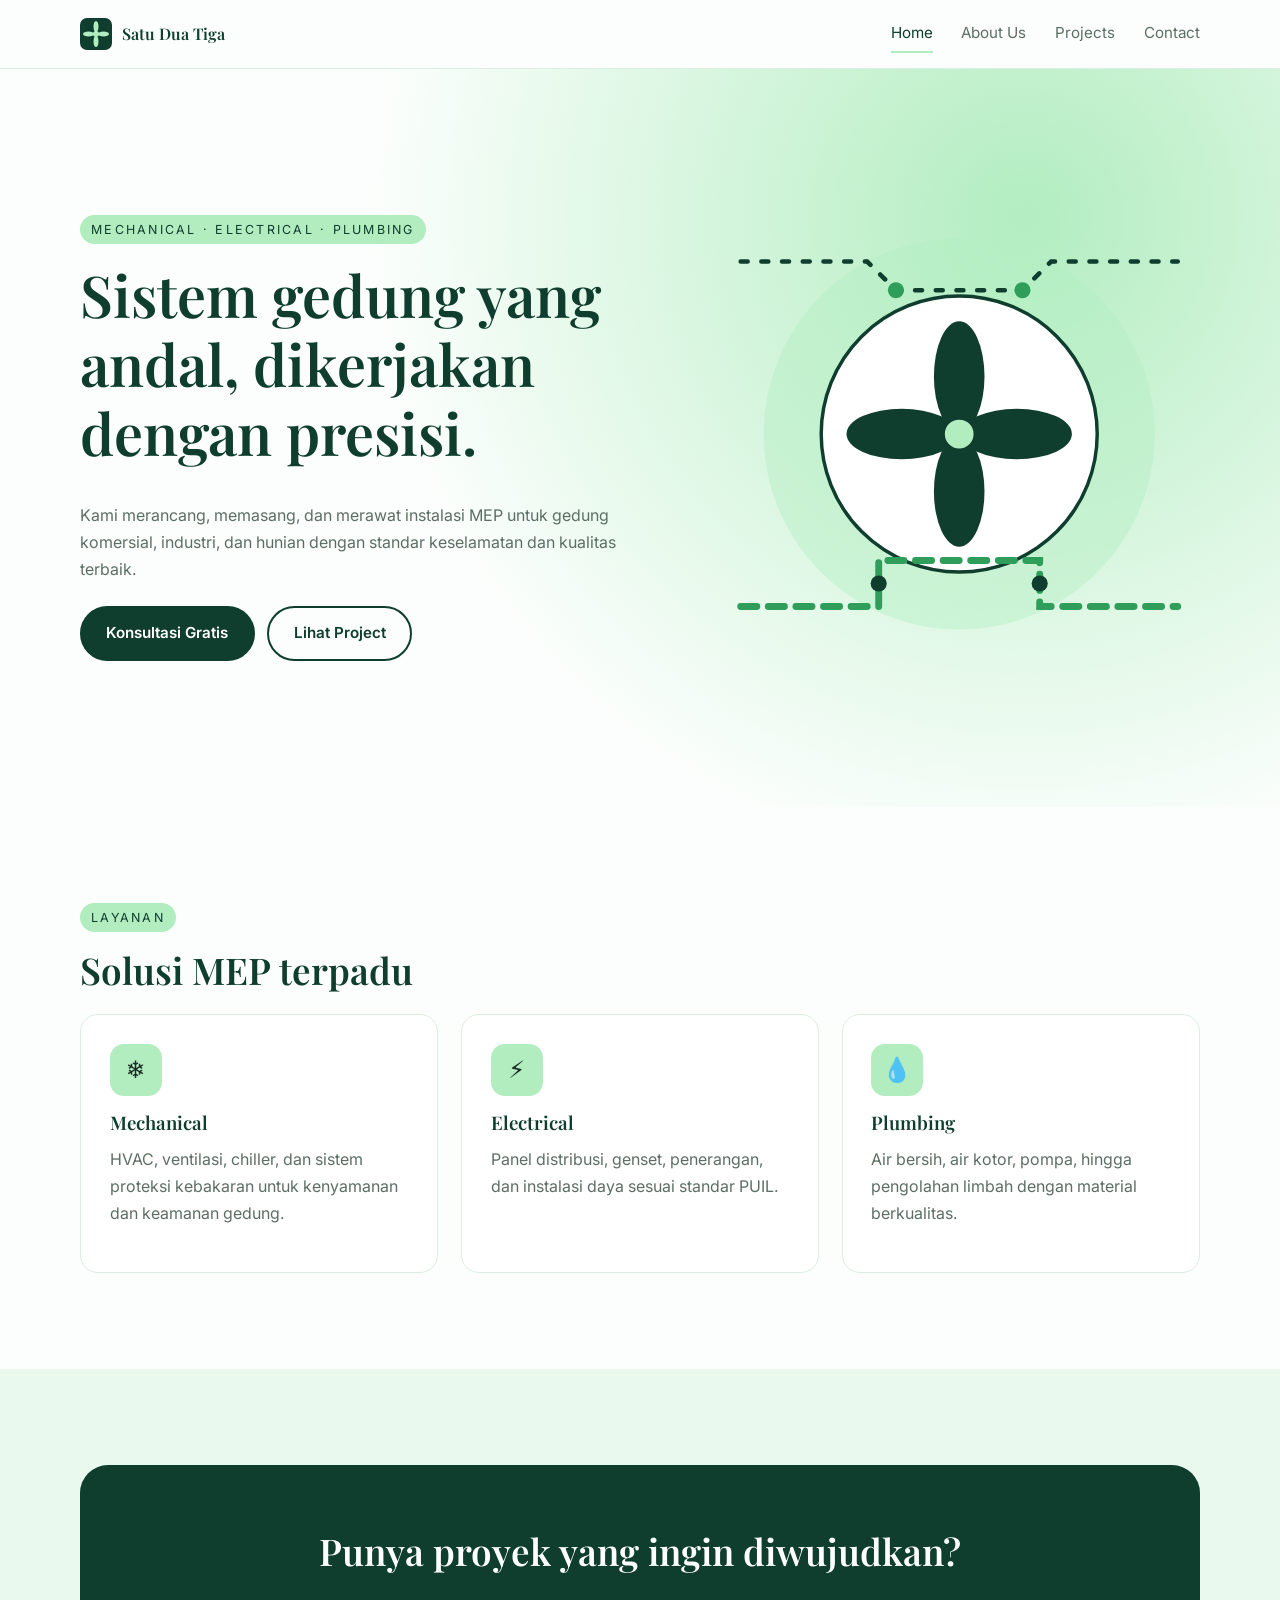
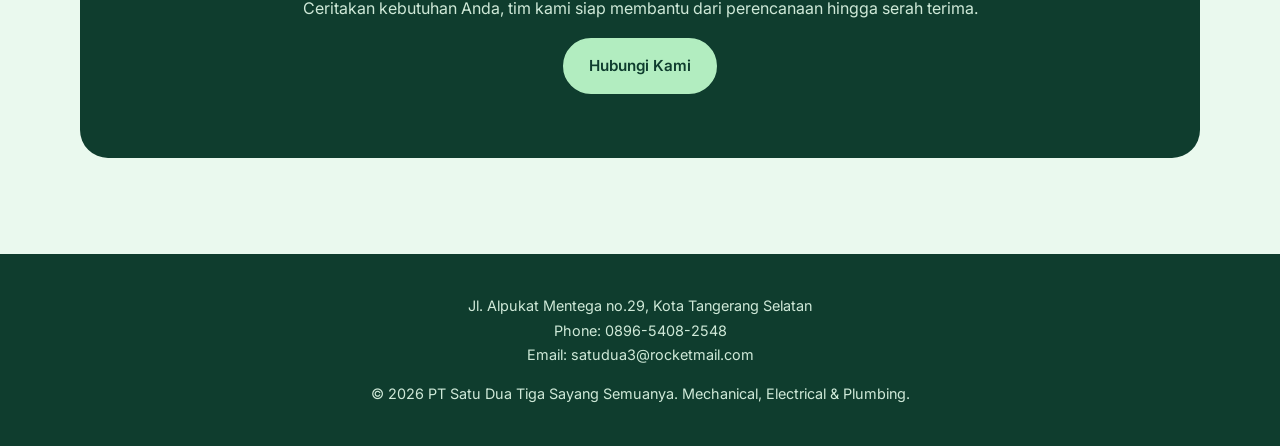
<file: index.html>
<!DOCTYPE html>
<html lang="id">
<head>
  <meta charset="UTF-8">
  <meta name="viewport" content="width=device-width, initial-scale=1">
  <title>Home | PT Satu Dua Tiga Sayang Semuanya</title>
  <meta name="description" content="Kontraktor MEP profesional: mekanikal, elektrikal, dan plumbing.">
  <link rel="icon" type="image/svg+xml" href="assets/favicon.svg">
  <link rel="preconnect" href="https://fonts.googleapis.com">
  <link href="https://fonts.googleapis.com/css2?family=Inter:wght@400;600&family=Playfair+Display:wght@500;600&display=swap" rel="stylesheet">
  <link rel="stylesheet" href="assets/css/style.css">
</head>
<body>
<!-- ===== NAVBAR ===== -->
<header class="site-header">
  <div class="container nav">
    <a class="brand" href="index.html"><img src="assets/favicon.svg" alt="" width="32" height="32"> Satu Dua Tiga</a>
    <button class="nav-toggle" aria-label="Menu" aria-expanded="false">&#9776;</button>
    <nav class="menu">
      <a href="index.html" class="active">Home</a>
      <a href="about.html">About Us</a>
      <a href="projects.html">Projects</a>
      <a href="contact.html">Contact</a>
    </nav>
  </div>
</header>

<!-- ===== HERO: ilustrasi SVG animasi (kipas HVAC, pipa, kabel listrik) ===== -->
<section class="hero">
  <div class="container hero-grid">
    <div>
      <span class="eyebrow">Mechanical &middot; Electrical &middot; Plumbing</span>
      <h1>Sistem gedung yang andal, dikerjakan dengan presisi.</h1>
      <p>Kami merancang, memasang, dan merawat instalasi MEP untuk gedung komersial, industri, dan hunian dengan standar keselamatan dan kualitas terbaik.</p>
      <div class="btn-row">
        <a class="btn btn-primary" href="contact.html">Konsultasi Gratis</a>
        <a class="btn btn-ghost" href="projects.html">Lihat Project</a>
      </div>
    </div>
    <div class="hero-art float" aria-hidden="true">
      <svg viewBox="0 0 400 400" fill="none">
        <circle cx="200" cy="200" r="170" fill="#b2edc0" opacity=".45"/>
        <circle cx="200" cy="200" r="120" fill="#fff" stroke="#0f3d2e" stroke-width="3"/>
        <!-- Kipas HVAC (berputar) -->
        <g class="spin" fill="#0f3d2e">
          <ellipse cx="200" cy="150" rx="22" ry="48"/>
          <ellipse cx="200" cy="150" rx="22" ry="48" transform="rotate(90 200 200)"/>
          <ellipse cx="200" cy="150" rx="22" ry="48" transform="rotate(180 200 200)"/>
          <ellipse cx="200" cy="150" rx="22" ry="48" transform="rotate(270 200 200)"/>
        </g>
        <circle cx="200" cy="200" r="14" fill="#b2edc0" stroke="#0f3d2e" stroke-width="3"/>
        <!-- Pipa (aliran air) -->
        <path class="flow-pipe" d="M10 350 H130 V310 H270 V350 H390" stroke="#2f9e5b" stroke-width="6" stroke-linecap="round"/>
        <!-- Kabel listrik (aliran arus) -->
        <path class="flow-wire" d="M10 50 H120 L145 75 H255 L280 50 H390" stroke="#0f3d2e" stroke-width="4" stroke-linecap="round"/>
        <!-- Titik sambungan berdenyut -->
        <circle class="pulse" cx="145" cy="75" r="7" fill="#2f9e5b"/>
        <circle class="pulse" cx="255" cy="75" r="7" fill="#2f9e5b"/>
        <circle class="pulse" cx="130" cy="330" r="7" fill="#0f3d2e"/>
        <circle class="pulse" cx="270" cy="330" r="7" fill="#0f3d2e"/>
      </svg>
    </div>
  </div>
</section>

<!-- ===== LAYANAN ===== -->
<section class="section">
  <div class="container">
    <span class="eyebrow">Layanan</span>
    <h2>Solusi MEP terpadu</h2>
    <div class="grid grid-3">
      <article class="card reveal"><div class="icon">&#10052;</div><h3>Mechanical</h3><p>HVAC, ventilasi, chiller, dan sistem proteksi kebakaran untuk kenyamanan dan keamanan gedung.</p></article>
      <article class="card reveal"><div class="icon">&#9889;</div><h3>Electrical</h3><p>Panel distribusi, genset, penerangan, dan instalasi daya sesuai standar PUIL.</p></article>
      <article class="card reveal"><div class="icon">&#128167;</div><h3>Plumbing</h3><p>Air bersih, air kotor, pompa, hingga pengolahan limbah dengan material berkualitas.</p></article>
    </div>
  </div>
</section>

<!-- ===== AJAKAN (CTA) ===== -->
<section class="section alt">
  <div class="container">
    <div class="cta reveal">
      <h2>Punya proyek yang ingin diwujudkan?</h2>
      <p>Ceritakan kebutuhan Anda, tim kami siap membantu dari perencanaan hingga serah terima.</p>
      <a class="btn btn-primary" href="contact.html">Hubungi Kami</a>
    </div>
  </div>
</section>

<!-- ===== FOOTER ===== -->
<footer class="site-footer">

  <div>
    <span>Jl. Alpukat Mentega no.29, Kota Tangerang Selatan</span>
  <div>
    <span>Phone: 0896-5408-2548</span>
  </div>
  <div>
    <span>Email: satudua3@rocketmail.com</span>
  </div>
  </div>
  
  <div>
    <p>   </p>  
  </div>
  
  <div class="container">
    &copy; <span class="year"></span> PT Satu Dua Tiga Sayang Semuanya. Mechanical, Electrical &amp; Plumbing.
  </div>
  
</footer>
<script src="assets/js/main.js"></script>
</body>
</html>
</file>
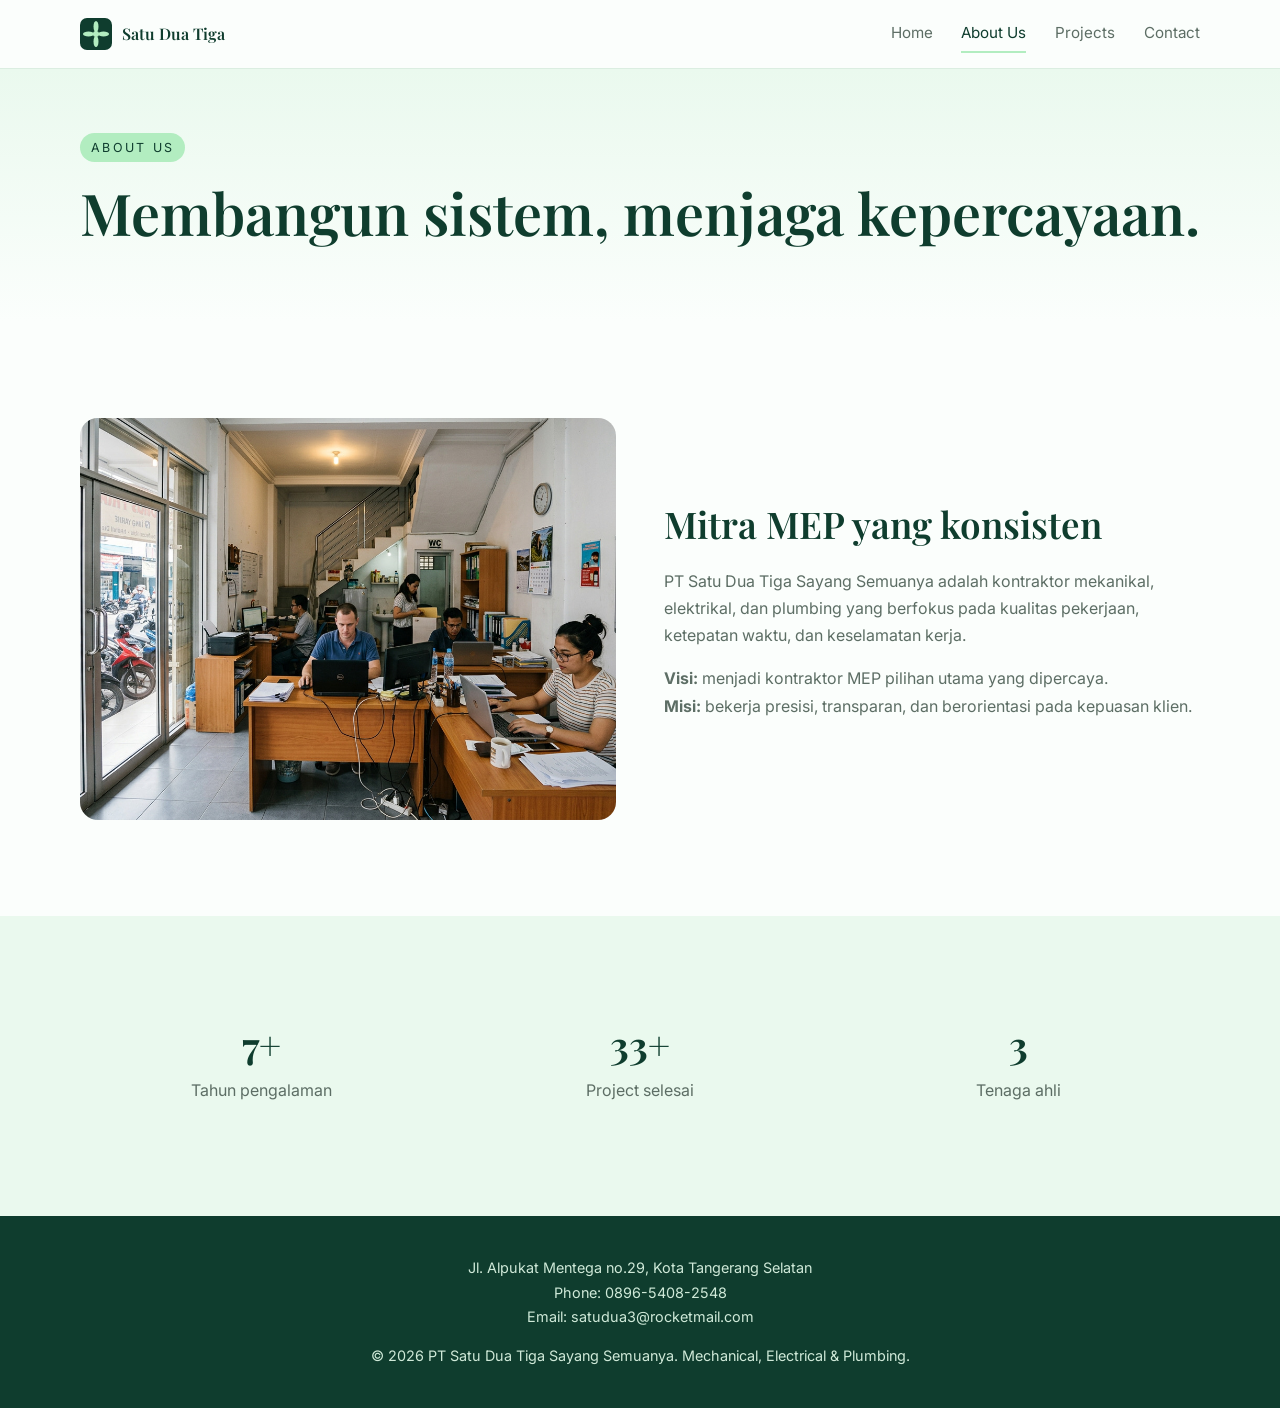
<file: about.html>
<!DOCTYPE html>
<html lang="id">
  
<head>
  <meta charset="UTF-8">
  <meta name="viewport" content="width=device-width, initial-scale=1">
  <title>About Us | PT Satu Dua Tiga Sayang Semuanya</title>
  <meta name="description" content="Tentang PT Satu Dua Tiga Sayang Semuanya.">
  <link rel="icon" type="image/svg+xml" href="assets/favicon.svg">
  <link rel="preconnect" href="https://fonts.googleapis.com">
  <link href="https://fonts.googleapis.com/css2?family=Inter:wght@400;600&family=Playfair+Display:wght@500;600&display=swap" rel="stylesheet">
  <link rel="stylesheet" href="assets/css/style.css">
</head>
<body>
  
<!-- ===== NAVBAR ===== -->
<header class="site-header">
  <div class="container nav">
    <a class="brand" href="index.html"><img src="assets/favicon.svg" alt="" width="32" height="32"> Satu Dua Tiga</a>
    <button class="nav-toggle" aria-label="Menu" aria-expanded="false">&#9776;</button>
    <nav class="menu">
      <a href="index.html">Home</a>
      <a href="about.html" class="active">About Us</a>
      <a href="projects.html">Projects</a>
      <a href="contact.html">Contact</a>
    </nav>
  </div>
</header>

<section class="page-hero"><div class="container">
  <span class="eyebrow">About Us</span>
  <h1>Membangun sistem, menjaga kepercayaan.</h1>
</div></section>

<section class="section">
  <div class="container grid grid-2">
  
  <!-- Ganti gambar: simpan sebagai assets/images/about.jpg -->
  <div class="about-visual reveal" role="img" aria-label="Tim PT Satu Dua Tiga Sayang Semuanya"></div>
  <div class="reveal">
    <h2>Mitra MEP yang konsisten</h2>
    <p>PT Satu Dua Tiga Sayang Semuanya adalah kontraktor mekanikal, elektrikal, dan plumbing yang berfokus pada kualitas pekerjaan, ketepatan waktu, dan keselamatan kerja.</p>
    <p><strong>Visi:</strong> menjadi kontraktor MEP pilihan utama yang dipercaya.<br>
       <strong>Misi:</strong> bekerja presisi, transparan, dan berorientasi pada kepuasan klien.</p>
  </div>
</div></section>

<section class="section alt"><div class="container">
  <div class="stats reveal">
    <div><strong>7+</strong><p>Tahun pengalaman</p></div>
    <div><strong>33+</strong><p>Project selesai</p></div>
    <div><strong>3</strong><p>Tenaga ahli</p></div>
  </div>
</div></section>

<!-- ===== FOOTER ===== -->
<footer class="site-footer">

  <div>
    <span>Jl. Alpukat Mentega no.29, Kota Tangerang Selatan</span>
  <div>
    <span>Phone: 0896-5408-2548</span>
  </div>
  <div>
    <span>Email: satudua3@rocketmail.com</span>
  </div>
  </div>
  <div>
    <p>   </p>  
  </div>
  
  <div class="container">
    &copy; <span class="year"></span> PT Satu Dua Tiga Sayang Semuanya. Mechanical, Electrical &amp; Plumbing.
  </div>
  
</footer>
<script src="assets/js/main.js"></script>
</body>
</html>
</file>
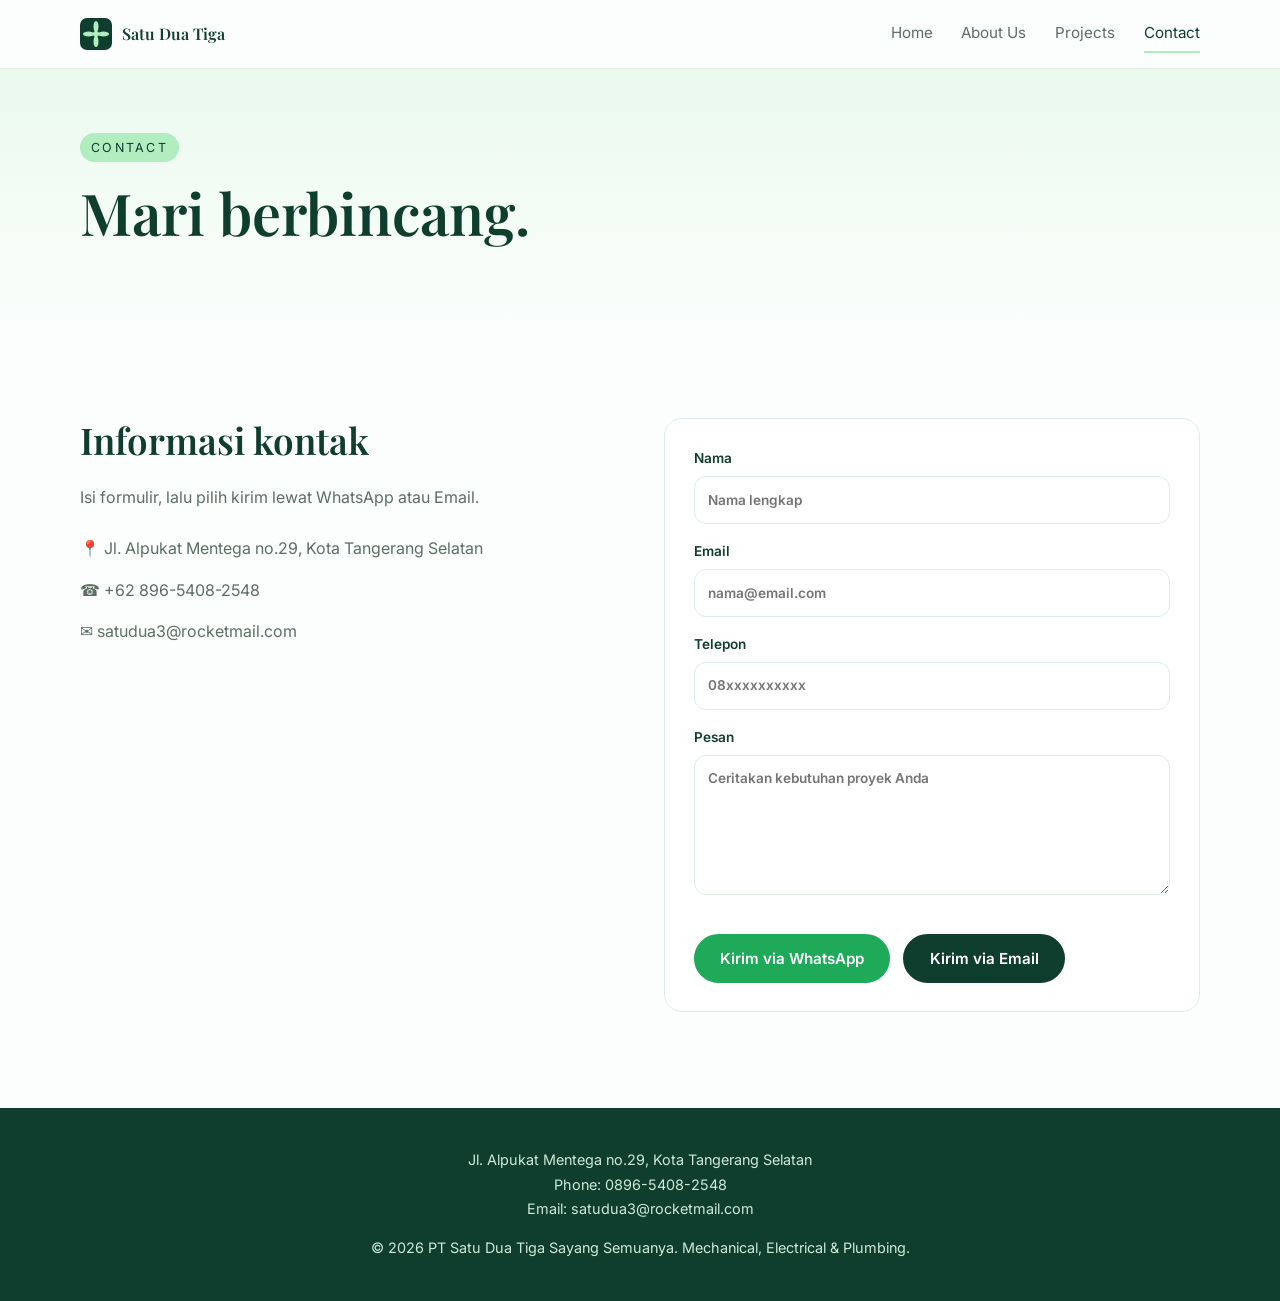
<file: contact.html>
<!DOCTYPE html>
<html lang="id">
<head>
  <meta charset="UTF-8">
  <meta name="viewport" content="width=device-width, initial-scale=1">
  <title>Contact | PT Satu Dua Tiga Sayang Semuanya</title>
  <meta name="description" content="Hubungi PT Satu Dua Tiga Sayang Semuanya.">
  <link rel="icon" type="image/svg+xml" href="assets/favicon.svg">
  <link rel="preconnect" href="https://fonts.googleapis.com">
  <link href="https://fonts.googleapis.com/css2?family=Inter:wght@400;600&family=Playfair+Display:wght@500;600&display=swap" rel="stylesheet">
  <link rel="stylesheet" href="assets/css/style.css">
</head>
<body>
<!-- ===== NAVBAR ===== -->
<header class="site-header">
  <div class="container nav">
    <a class="brand" href="index.html"><img src="assets/favicon.svg" alt="" width="32" height="32"> Satu Dua Tiga</a>
    <button class="nav-toggle" aria-label="Menu" aria-expanded="false">&#9776;</button>
    <nav class="menu">
      <a href="index.html">Home</a>
      <a href="about.html">About Us</a>
      <a href="projects.html">Projects</a>
      <a href="contact.html" class="active">Contact</a>
    </nav>
  </div>
</header>

<section class="page-hero"><div class="container">
  <span class="eyebrow">Contact</span>
  <h1>Mari berbincang.</h1>
</div></section>

<section class="section"><div class="container grid grid-2" style="align-items:start">
  <div class="reveal">
    <h2>Informasi kontak</h2>
    <p>Isi formulir, lalu pilih kirim lewat WhatsApp atau Email.</p>
    <ul class="info-list">
      <li>&#128205; Jl. Alpukat Mentega no.29, Kota Tangerang Selatan</li>
      <li>&#9742; +62 896-5408-2548</li>
      <li>&#9993; satudua3@rocketmail.com</li>
    </ul>
  </div>

  <!-- ===== FORM: tombol WA / Email diatur di assets/js/main.js ===== -->
  <form id="contact-form" class="form card reveal" novalidate>
    <label>Nama <input type="text" name="nama" required placeholder="Nama lengkap"></label>
    <label>Email <input type="email" name="email" required placeholder="nama@email.com"></label>
    <label>Telepon <input type="tel" name="telepon" placeholder="08xxxxxxxxxx"></label>
    <label>Pesan <textarea name="pesan" rows="5" required placeholder="Ceritakan kebutuhan proyek Anda"></textarea></label>
    <div class="btn-row">
      <button type="button" class="btn btn-wa" data-channel="wa">Kirim via WhatsApp</button>
      <button type="button" class="btn btn-primary" data-channel="email">Kirim via Email</button>
    </div>
  </form>
</div></section>

<!-- ===== FOOTER ===== -->
<footer class="site-footer">

  <div>
    <span>Jl. Alpukat Mentega no.29, Kota Tangerang Selatan</span>
  <div>
    <span>Phone: 0896-5408-2548</span>
  </div>
  <div>
    <span>Email: satudua3@rocketmail.com</span>
  </div>
  </div>
  <div>
    <p>   </p>  
  </div>
  
  <div class="container">
    &copy; <span class="year"></span> PT Satu Dua Tiga Sayang Semuanya. Mechanical, Electrical &amp; Plumbing.
  </div>
  
</footer>
<script src="assets/js/main.js"></script>
</body>
</html>
</file>
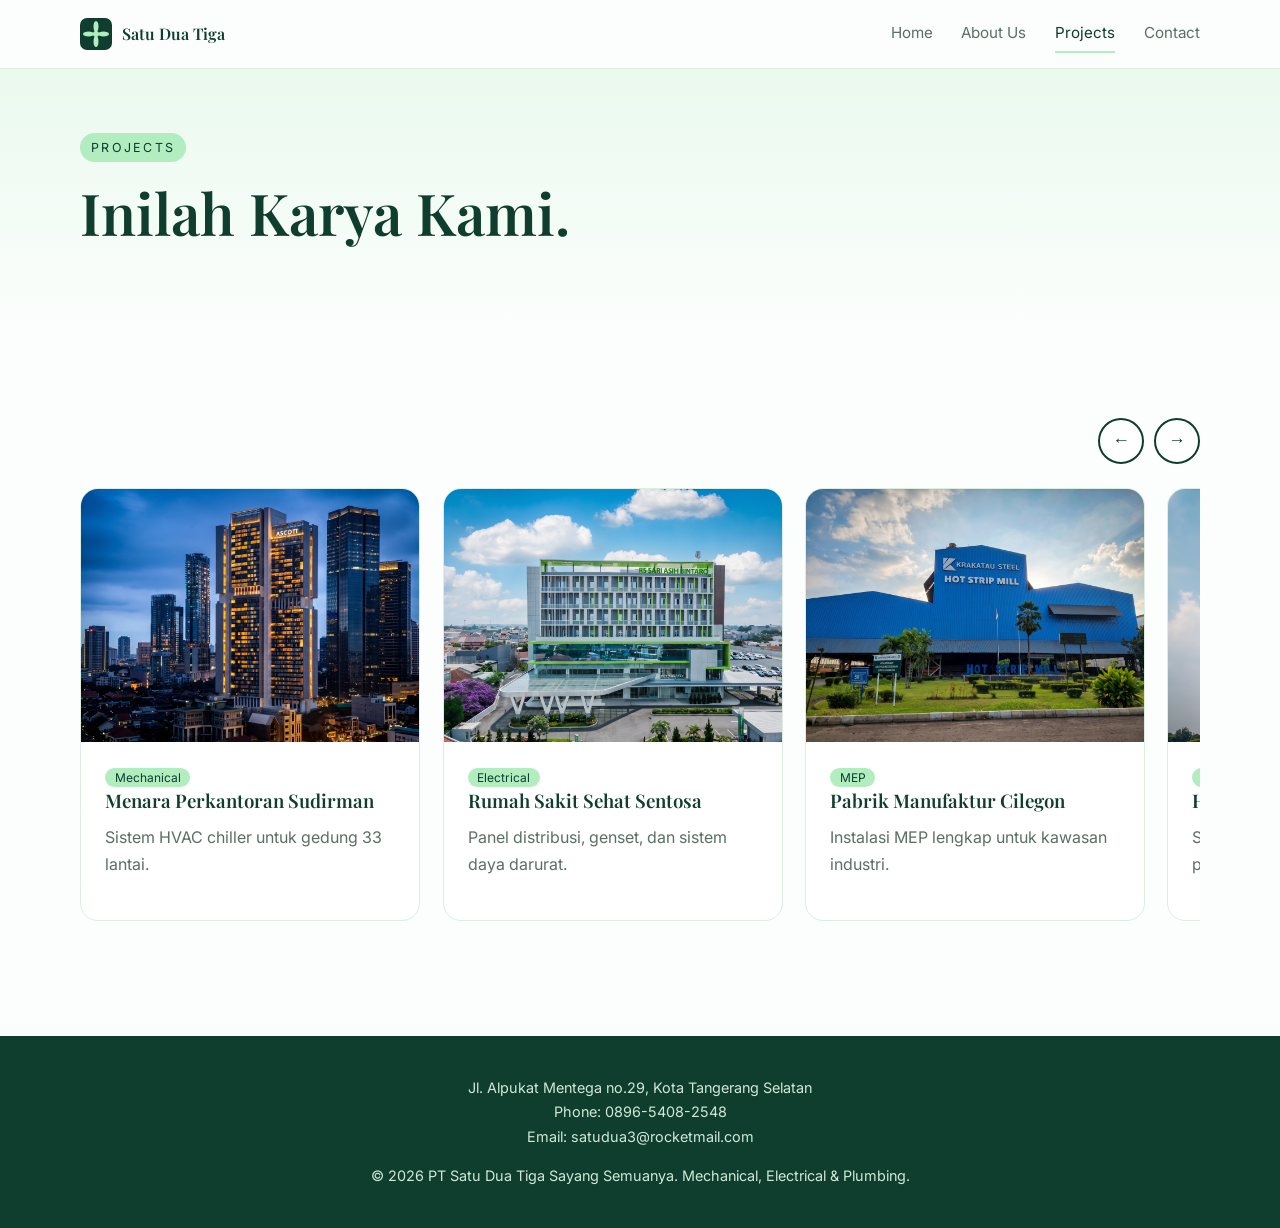
<file: projects.html>
<!DOCTYPE html>
<html lang="id">
<head>
  <meta charset="UTF-8">
  <meta name="viewport" content="width=device-width, initial-scale=1">
  <title>Projects | PT Satu Dua Tiga Sayang Semuanya</title>
  <meta name="description" content="Portofolio project MEP kami.">
  <link rel="icon" type="image/svg+xml" href="assets/favicon.svg">
  <link rel="preconnect" href="https://fonts.googleapis.com">
  <link href="https://fonts.googleapis.com/css2?family=Inter:wght@400;600&family=Playfair+Display:wght@500;600&display=swap" rel="stylesheet">
  <link rel="stylesheet" href="assets/css/style.css">
</head>
<body>
<!-- ===== NAVBAR ===== -->
<header class="site-header">
  <div class="container nav">
    <a class="brand" href="index.html"><img src="assets/favicon.svg" alt="" width="32" height="32"> Satu Dua Tiga</a>
    <button class="nav-toggle" aria-label="Menu" aria-expanded="false">&#9776;</button>
    <nav class="menu">
      <a href="index.html">Home</a>
      <a href="about.html">About Us</a>
      <a href="projects.html" class="active">Projects</a>
      <a href="contact.html">Contact</a>
    </nav>
  </div>
</header>

<section class="page-hero"><div class="container">
  <span class="eyebrow">Projects</span>
  <h1>Inilah Karya Kami.</h1>
 <!-- <p>Contoh project (data fiktif) &mdash; ganti teks dan gambar di <code>assets/images/</code>.</p> -->
</div></section>

<section class="section"><div class="container">
  <!-- ===== CAROUSEL: geser dengan jari / tombol panah ===== -->
  <div class="carousel reveal">
    <div class="carousel-nav">
      <button class="prev" aria-label="Sebelumnya">&#8592;</button>
      <button class="next" aria-label="Berikutnya">&#8594;</button>
    </div>
    <div class="track">
      <article class="card project">
        <div class="media" style="background-image:url('assets/images/project-2.jpg'), linear-gradient(135deg,#b2edc0,#5cc27f)"></div>
        <div class="body"><span class="tag">Mechanical</span><h3>Menara Perkantoran Sudirman</h3><p>Sistem HVAC chiller untuk gedung 33 lantai.</p></div>
      </article>
      <article class="card project">
        <div class="media" style="background-image:url('assets/images/project-1.jpg'), linear-gradient(135deg,#b2edc0,#5cc27f)"></div>
        <div class="body"><span class="tag">Electrical</span><h3>Rumah Sakit Sehat Sentosa</h3><p>Panel distribusi, genset, dan sistem daya darurat.</p></div>
      </article>
      <article class="card project">
        <div class="media" style="background-image:url('assets/images/project-3.jpg'), linear-gradient(135deg,#b2edc0,#5cc27f)"></div>
        <div class="body"><span class="tag">MEP</span><h3>Pabrik Manufaktur Cilegon</h3><p>Instalasi MEP lengkap untuk kawasan industri.</p></div>
      </article>
      <article class="card project">
        <div class="media" style="background-image:url('assets/images/project-4.jpg'), linear-gradient(135deg,#b2edc0,#5cc27f)"></div>
        <div class="body"><span class="tag">Plumbing</span><h3>Hotel BSD</h3><p>Sistem air bersih, air panas, dan pengolahan limbah.</p></div>
      </article>
      <article class="card project">
        <div class="media" style="background-image:url('assets/images/project-5.jpg'), linear-gradient(135deg,#b2edc0,#5cc27f)"></div>
        <div class="body"><span class="tag">Fire Protection</span><h3>Pamulang Square</h3><p>Sprinkler, hydrant, dan alarm kebakaran terintegrasi.</p></div>
      </article>
    </div>
  </div>
</div></section>

<footer class="site-footer">

  <div>
    <span>Jl. Alpukat Mentega no.29, Kota Tangerang Selatan</span>
  <div>
    <span>Phone: 0896-5408-2548</span>
  </div>
  <div>
    <span>Email: satudua3@rocketmail.com</span>
  </div>
  </div>
  
  <div>
    <p>   </p>  
  </div>
  
  <div class="container">
    &copy; <span class="year"></span> PT Satu Dua Tiga Sayang Semuanya. Mechanical, Electrical &amp; Plumbing.
  </div>
  
</footer>
<script src="assets/js/main.js"></script>
</body>
</html>
</file>
<file: assets/css/style.css>
/* =========================================================
   PT Satu Dua Tiga Sayang Semuanya - Stylesheet bersama
   Isi: 1.Variabel 2.Dasar 3.Navbar 4.Tombol 5.Hero 6.Section
        7.Carousel 8.Form 9.Footer 10.Animasi 11.Responsif
   ========================================================= */

/* 1. VARIABEL WARNA - ubah di sini untuk mengganti tema */
:root {
  --mint: #b2edc0;        /* warna utama (aksen / latar lembut) */
  --mint-soft: #eaf9ee;   /* mint sangat muda untuk latar section */
  --forest: #0f3d2e;      /* hijau tua: teks judul & tombol (kontras tinggi) */
  --ink: #1b2a23;         /* teks isi */
  --muted: #5d6e65;       /* teks sekunder */
  --bg: #fbfefc;          /* latar halaman */
  --line: #dbeee1;        /* garis tipis */
  --radius: 18px;
}

/* 2. DASAR */
*, *::before, *::after { box-sizing: border-box; }
html { scroll-behavior: smooth; }
body { margin: 0; font-family: "Inter", system-ui, -apple-system, "Segoe UI", sans-serif;
       color: var(--ink); background: var(--bg); line-height: 1.7; }
h1, h2, h3 { font-family: "Playfair Display", Georgia, serif; color: var(--forest);
             line-height: 1.2; margin: 0 0 .6em; font-weight: 600; }
h1 { font-size: clamp(2.1rem, 5vw, 3.6rem); }
h2 { font-size: clamp(1.6rem, 3vw, 2.3rem); }
p { margin: 0 0 1em; color: var(--muted); }
a { color: inherit; text-decoration: none; }
img { max-width: 100%; display: block; }
.container { width: min(1120px, 92%); margin-inline: auto; }
.section { padding: clamp(3.5rem, 8vw, 6rem) 0; }
.section.alt { background: var(--mint-soft); }
.eyebrow { display: inline-block; font-size: .78rem; letter-spacing: .18em; text-transform: uppercase;
           color: var(--forest); background: var(--mint); padding: .3em .9em; border-radius: 99px; margin-bottom: 1rem; }

/* 3. NAVBAR */
.site-header { position: sticky; top: 0; z-index: 50; background: rgba(251,254,252,.88);
               backdrop-filter: blur(10px); border-bottom: 1px solid var(--line); }
.nav { display: flex; align-items: center; justify-content: space-between; min-height: 68px; }
.brand { display: flex; align-items: center; gap: .6rem; font-family: "Playfair Display", serif;
         font-weight: 600; color: var(--forest); }
.menu { display: flex; gap: 1.8rem; }
.menu a { font-size: .95rem; color: var(--muted); padding: .3rem 0; border-bottom: 2px solid transparent; transition: .2s; }
.menu a:hover, .menu a.active { color: var(--forest); border-color: var(--mint); }
.nav-toggle { display: none; background: none; border: 0; font-size: 1.6rem; color: var(--forest); cursor: pointer; }

/* 4. TOMBOL */
.btn { display: inline-flex; align-items: center; gap: .5rem; padding: .85em 1.6em; border-radius: 99px;
       font-weight: 600; font-size: .95rem; border: 2px solid var(--forest); cursor: pointer;
       transition: transform .2s, background .2s, color .2s; font-family: inherit; }
.btn-primary { background: var(--forest); color: #fff; }
.btn-primary:hover { transform: translateY(-2px); background: #0a2b20; }
.btn-ghost { background: transparent; color: var(--forest); }
.btn-ghost:hover { background: var(--mint); transform: translateY(-2px); }
.btn-wa { background: #1faa59; border-color: #1faa59; color: #fff; }
.btn-row { display: flex; flex-wrap: wrap; gap: .8rem; margin-top: 1.4rem; }

/* 5. HERO (halaman utama) */
.hero { background: radial-gradient(circle at 80% 20%, var(--mint) 0, transparent 55%), var(--bg); overflow: hidden; }
.hero-grid { display: grid; grid-template-columns: 1.1fr .9fr; gap: 3rem; align-items: center; min-height: 82vh; }
.hero-art svg { width: 100%; height: auto; max-height: 460px; }
.page-hero { padding: 4rem 0 2.5rem; background: linear-gradient(180deg, var(--mint-soft), var(--bg)); }

/* 6. SECTION: grid kartu, statistik, dll */
.grid { display: grid; gap: 1.4rem; }
.grid-3 { grid-template-columns: repeat(3, 1fr); }
.grid-2 { grid-template-columns: repeat(2, 1fr); gap: 3rem; align-items: center; }
.card { background: #fff; border: 1px solid var(--line); border-radius: var(--radius); padding: 1.8rem;
        transition: transform .3s, box-shadow .3s; }
.card:hover { transform: translateY(-6px); box-shadow: 0 18px 40px -22px rgba(15,61,46,.45); }
.icon { width: 52px; height: 52px; display: grid; place-items: center; border-radius: 14px;
        background: var(--mint); font-size: 1.5rem; margin-bottom: 1rem; }
.stats { display: grid; grid-template-columns: repeat(3, 1fr); gap: 1rem; text-align: center; }
.stats strong { display: block; font-family: "Playfair Display", serif; font-size: 2.4rem; color: var(--forest); }
.about-visual { aspect-ratio: 4/3; border-radius: var(--radius); display: grid; place-items: center;
                background: url("../images/about.jpg") center/cover, linear-gradient(135deg, var(--mint), #6fcf8d); }
.cta { background: var(--forest); border-radius: 28px; padding: clamp(2rem, 6vw, 4rem); text-align: center; }
.cta h2 { color: #fff; } .cta p { color: #cfe9d8; }
.cta .btn-primary { background: var(--mint); color: var(--forest); border-color: var(--mint); }

/* 7. CAROUSEL PROJECT (scroll-snap, bisa digeser / tombol panah) */
.carousel { position: relative; }
.track { display: flex; gap: 1.4rem; overflow-x: auto; scroll-snap-type: x mandatory;
         scrollbar-width: none; padding: .5rem .2rem 1.2rem; }
.track::-webkit-scrollbar { display: none; }
.project { flex: 0 0 min(340px, 84%); scroll-snap-align: start; padding: 0; overflow: hidden; }
.project .media { aspect-ratio: 4/3; background-size: cover; background-position: center; }
.project .body { padding: 1.3rem 1.5rem 1.6rem; }
.tag { font-size: .75rem; background: var(--mint); color: var(--forest); padding: .2em .8em; border-radius: 99px; }
.carousel-nav { display: flex; gap: .6rem; justify-content: flex-end; margin-bottom: 1rem; }
.carousel-nav button { width: 46px; height: 46px; border-radius: 50%; border: 2px solid var(--forest);
                       background: #fff; color: var(--forest); font-size: 1.1rem; cursor: pointer; transition: .2s; }
.carousel-nav button:hover { background: var(--mint); }

/* 8. FORM KONTAK */
.form { display: grid; gap: 1rem; }
.form label { font-size: .85rem; font-weight: 600; color: var(--forest); display: grid; gap: .35rem; }
.form input, .form textarea { font: inherit; padding: .85em 1em; border: 1.5px solid var(--line);
                              border-radius: 12px; background: #fff; transition: border .2s, box-shadow .2s; }
.form input:focus, .form textarea:focus { outline: 0; border-color: var(--forest); box-shadow: 0 0 0 4px var(--mint); }
.info-list { list-style: none; padding: 0; margin: 1.5rem 0 0; display: grid; gap: .9rem; }
.info-list li { display: flex; gap: .8rem; color: var(--muted); }

/* 9. FOOTER */
.site-footer { background: var(--forest); color: #cfe9d8; padding: 2.5rem 0; text-align: center; font-size: .9rem; }
.site-footer a { color: var(--mint); }

/* 10. ANIMASI */
/* -- Hero SVG: kipas HVAC berputar, pipa & kabel listrik mengalir, titik berdenyut -- */
.spin { transform-origin: 200px 200px; animation: spin 6s linear infinite; }
.flow-pipe { stroke-dasharray: 14 10; animation: flow 1.6s linear infinite; }
.flow-wire { stroke-dasharray: 6 12; animation: flow 1s linear infinite reverse; }
.pulse { transform-box: fill-box; transform-origin: center; animation: pulse 2.4s ease-in-out infinite; }
.float { animation: float 5s ease-in-out infinite; }
@keyframes spin { to { transform: rotate(360deg); } }
@keyframes flow { to { stroke-dashoffset: -48; } }
@keyframes pulse { 50% { transform: scale(1.5); opacity: .5; } }
@keyframes float { 50% { transform: translateY(-10px); } }
/* -- Muncul halus saat di-scroll (kelas .in ditambahkan oleh main.js) -- */
.reveal { opacity: 0; transform: translateY(24px); transition: opacity .8s, transform .8s; }
.reveal.in { opacity: 1; transform: none; }
@media (prefers-reduced-motion: reduce) { * { animation: none !important; transition: none !important; } .reveal { opacity: 1; transform: none; } }

/* 11. RESPONSIF */
@media (max-width: 860px) {
  .hero-grid, .grid-2 { grid-template-columns: 1fr; min-height: auto; padding: 2.5rem 0; }
  .hero-art { order: -1; max-width: 340px; margin-inline: auto; }
  .grid-3 { grid-template-columns: 1fr; }
  .nav-toggle { display: block; }
  .menu { display: none; position: absolute; top: 68px; left: 0; right: 0; flex-direction: column; gap: 0;
          background: var(--bg); border-bottom: 1px solid var(--line); padding: .5rem 4%; }
  .menu.open { display: flex; }
  .menu a { padding: .9rem 0; }
}
</file>
